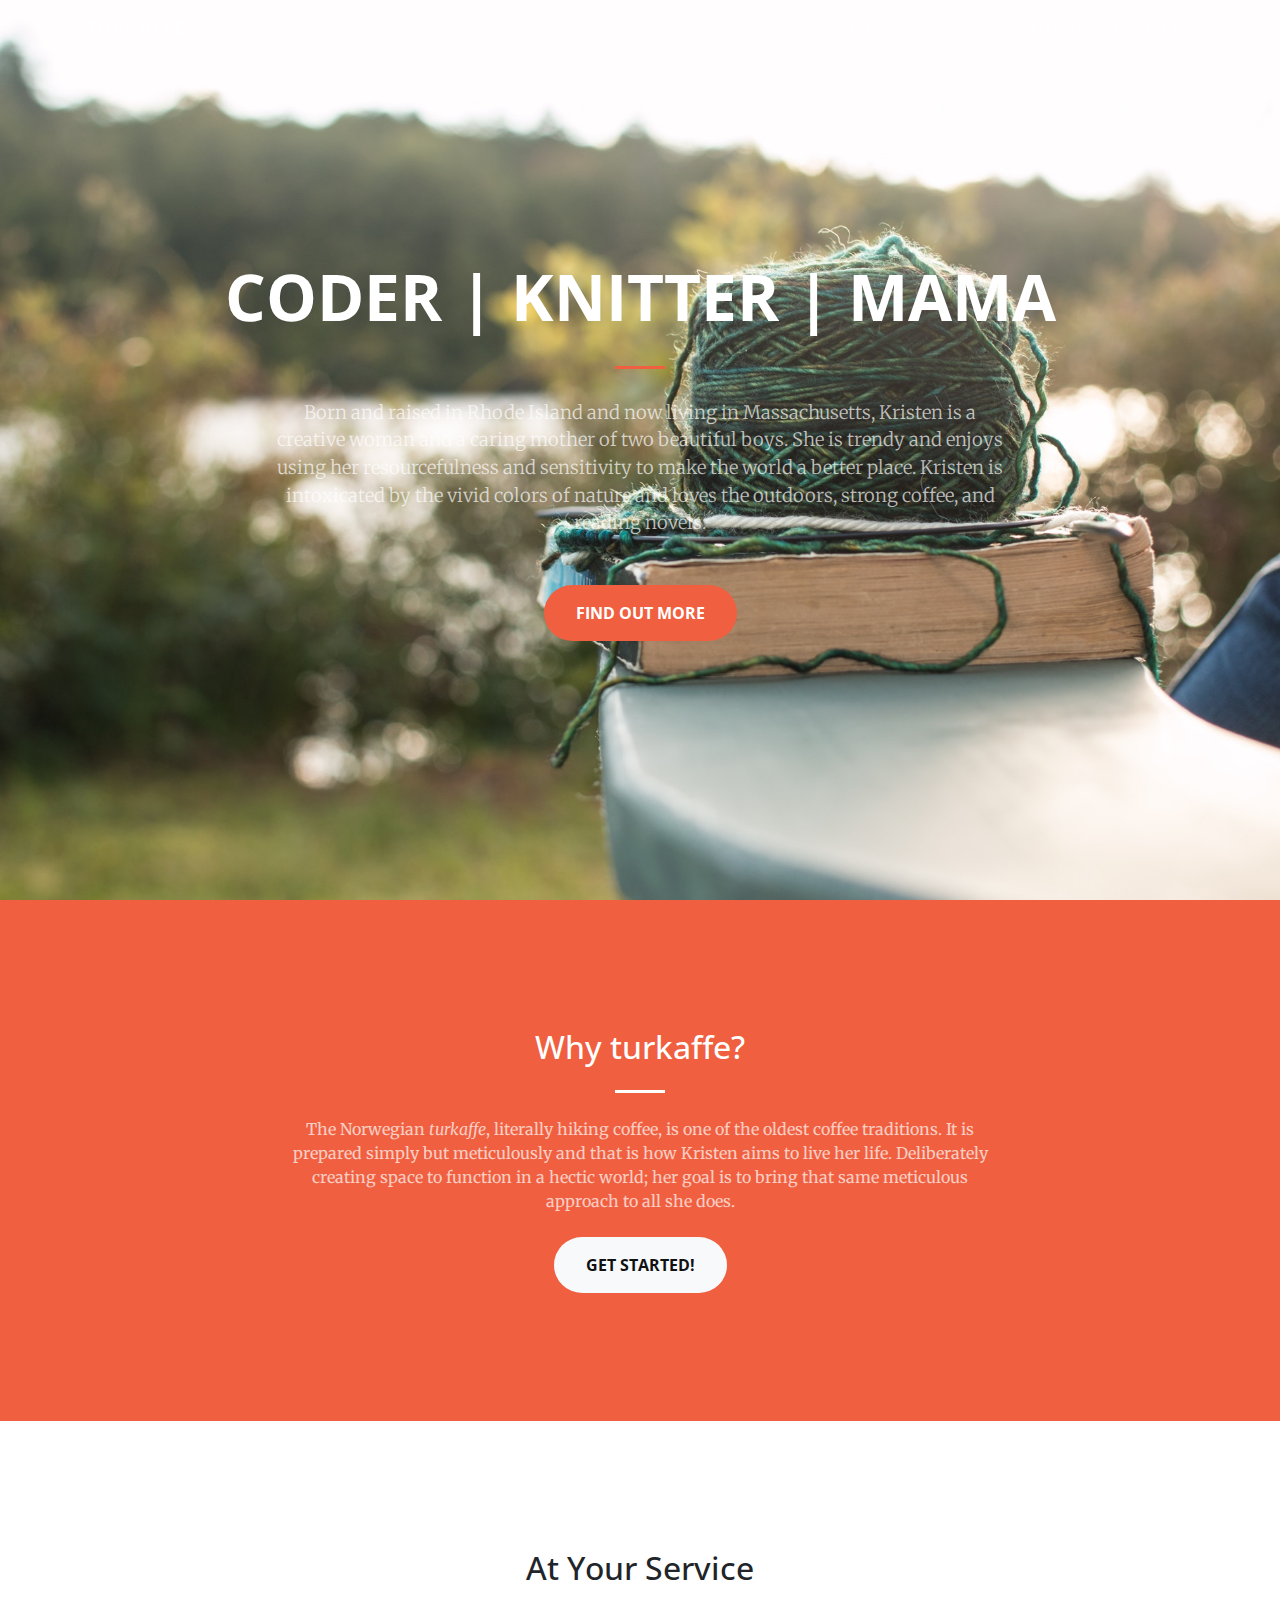
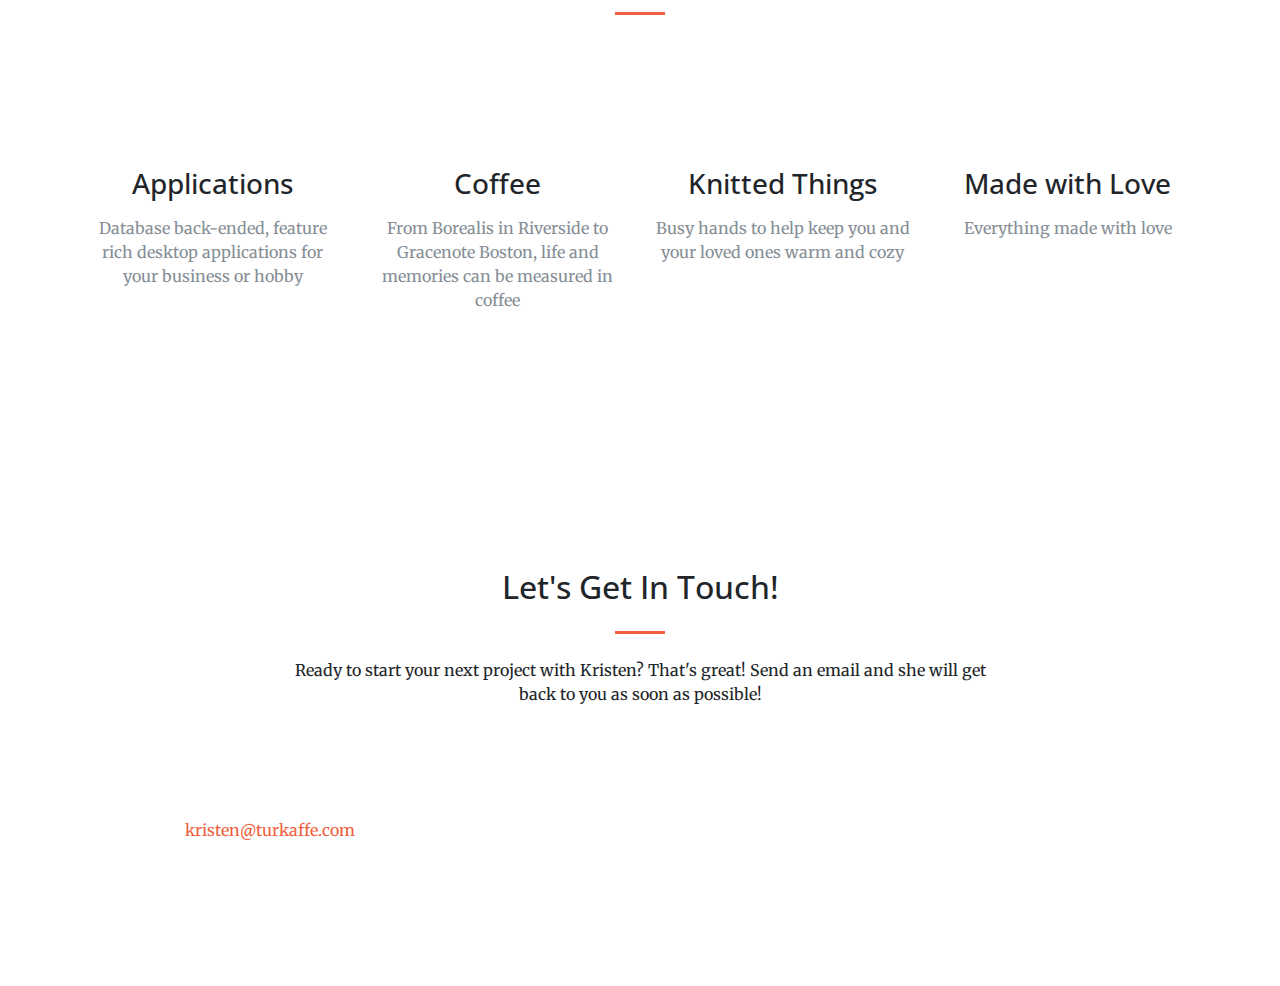
<file: index.html>
<!DOCTYPE html>
<html lang="en">

  <head>

    <meta charset="utf-8">
    <meta name="viewport" content="width=device-width, initial-scale=1, shrink-to-fit=no">
    <meta name="description" content="">
    <meta name="author" content="">

    <title>coder|knitter|mama</title>

    <!-- Bootstrap core CSS -->
    <link href="vendor/bootstrap/css/bootstrap.min.css" rel="stylesheet">

    <!-- Custom fonts for this template -->
    <link href="vendor/font-awesome/css/font-awesome.min.css" rel="stylesheet" type="text/css">
    <link href='https://fonts.googleapis.com/css?family=Open+Sans:300italic,400italic,600italic,700italic,800italic,400,300,600,700,800' rel='stylesheet' type='text/css'>
    <link href='https://fonts.googleapis.com/css?family=Merriweather:400,300,300italic,400italic,700,700italic,900,900italic' rel='stylesheet' type='text/css'>

    <!-- Plugin CSS -->
    <link href="vendor/magnific-popup/magnific-popup.css" rel="stylesheet">

    <!-- Custom styles for this template -->
    <link href="css/creative.min.css" rel="stylesheet">

  </head>

  <body id="page-top">

    <!-- Navigation -->
    <nav class="navbar navbar-expand-lg navbar-light fixed-top" id="mainNav">
      <div class="container">
        <a class="navbar-brand js-scroll-trigger" href="#page-top">TURKAFFE</a>
        <button class="navbar-toggler navbar-toggler-right" type="button" data-toggle="collapse" data-target="#navbarResponsive" aria-controls="navbarResponsive" aria-expanded="false" aria-label="Toggle navigation">
          <span class="navbar-toggler-icon"></span>
        </button>
        <div class="collapse navbar-collapse" id="navbarResponsive">
          <ul class="navbar-nav ml-auto">
            <li class="nav-item">
              <a class="nav-link js-scroll-trigger" href="#about">About</a>
            </li>
            <li class="nav-item">
              <a class="nav-link js-scroll-trigger" href="#services">Services</a>
            </li>
            <li class="nav-item">
              <a class="nav-link js-scroll-trigger" href="#portfolio">Portfolio</a>
            </li>
            <li class="nav-item">
              <a class="nav-link js-scroll-trigger" href="#contact">Contact</a>
            </li>
          </ul>
        </div>
      </div>
    </nav>

    <header class="masthead text-center text-white d-flex">
      <div class="container my-auto">
        <div class="row">
          <div class="col-lg-10 mx-auto">
            <h1 class="text-uppercase">
              <strong> coder | knitter | mama</strong>
            </h1>
            <hr>
          </div>
          <div class="col-lg-8 mx-auto">
            <p class="text-faded mb-5">Born and raised in Rhode Island and now living in Massachusetts, Kristen is a creative woman and a caring mother of two beautiful boys. She is trendy and enjoys using her resourcefulness and sensitivity to make the world a better place. Kristen is intoxicated by the vivid colors of nature and loves the outdoors, strong coffee, and reading novels.</p>
            <a class="btn btn-primary btn-xl js-scroll-trigger" href="#about">Find Out More</a>
          </div>
        </div>
      </div>
    </header>

    <section class="bg-primary" id="about">
      <div class="container">
        <div class="row">
          <div class="col-lg-8 mx-auto text-center">
            <h2 class="section-heading text-white">Why turkaffe?</h2>
            <hr class="light my-4"> 
            <p class="text-faded mb-4">The Norwegian <i>turkaffe</i>, literally hiking coffee, is one of the oldest coffee traditions. It is prepared simply but meticulously and that is how Kristen aims to live her life. Deliberately creating space to function in a hectic world; her goal is to bring that same meticulous approach to all she does.</p>
            <a class="btn btn-light btn-xl js-scroll-trigger" href="#services">Get Started!</a>
          </div>
        </div>
      </div>
    </section>

    <section id="services">
      <div class="container">
        <div class="row">
          <div class="col-lg-12 text-center">
            <h2 class="section-heading">At Your Service</h2>
            <hr class="my-4">
          </div>
        </div>
      </div>
      <div class="container">
        <div class="row">
          <div class="col-lg-3 col-md-6 text-center">
            <div class="service-box mt-5 mx-auto">
              <i class="fa fa-4x fa-code text-primary mb-3 sr-icons"></i>
              <h3 class="mb-3">Applications</h3>
              <p class="text-muted mb-0">Database back-ended, feature rich desktop applications for your business or hobby</p>
            </div>
          </div>
          <div class="col-lg-3 col-md-6 text-center">
            <div class="service-box mt-5 mx-auto">
              <i class="fa fa-4x fa-coffee text-primary mb-3 sr-icons"></i>
              <h3 class="mb-3">Coffee</h3>
              <p class="text-muted mb-0">From Borealis in Riverside to Gracenote Boston, life and memories can be measured in coffee</p>
            </div>
          </div>
          <div class="col-lg-3 col-md-6 text-center">
            <div class="service-box mt-5 mx-auto">
              <i class="fa fa-4x fa-gift text-primary mb-3 sr-icons"></i>
              <h3 class="mb-3">Knitted Things</h3>
              <p class="text-muted mb-0">Busy hands to help keep you and your loved ones warm and cozy</p>
            </div>
          </div>
          <div class="col-lg-3 col-md-6 text-center">
            <div class="service-box mt-5 mx-auto">
              <i class="fa fa-4x fa-heart text-primary mb-3 sr-icons"></i>
              <h3 class="mb-3">Made with Love</h3>
              <p class="text-muted mb-0">Everything made with love</p>
            </div>
          </div>
        </div>
      </div>
    </section>
<!--
    <section class="p-0" id="portfolio">
      <div class="container-fluid p-0">
        <div class="row no-gutters popup-gallery">
          <div class="col-lg-4 col-sm-6">
            <a class="portfolio-box" href="img/portfolio/fullsize/1.jpg">
              <img class="img-fluid" src="img/portfolio/thumbnails/1.jpg" alt="">
              <div class="portfolio-box-caption">
                <div class="portfolio-box-caption-content">
                  <div class="project-category text-faded">
                    Planning
                  </div>
                  <div class="project-name">
                    Lists of lists of lists
                  </div>
                </div>
              </div>
            </a>
          </div>
          <div class="col-lg-4 col-sm-6">
            <a class="portfolio-box" href="img/portfolio/fullsize/2.jpg">
              <img class="img-fluid" src="img/portfolio/thumbnails/2.jpg" alt="">
              <div class="portfolio-box-caption">
                <div class="portfolio-box-caption-content">
                  <div class="project-category text-faded">
                    Coffee
                  </div>
                  <div class="project-name">
                    Soothes my soul
                  </div>
                </div>
              </div>
            </a>
          </div>
          <div class="col-lg-4 col-sm-6">
            <a class="portfolio-box" href="img/portfolio/thumbnails/3.jpg">
              <img class="img-fluid" src="img/portfolio/thumbnails/3.jpg" alt="">
              <div class="portfolio-box-caption">
                <div class="portfolio-box-caption-content">
                  <div class="project-category text-faded">
                    Knitted Things
                  </div>
                  <div class="project-name">
                    Warm and Cozy
                  </div>
                </div>
              </div>
            </a>
          </div>
          <div class="col-lg-4 col-sm-6">
            <a class="portfolio-box" href="categories.html">
              <img class="img-fluid" src="img/portfolio/thumbnails/4.jpg" alt="">
              <div class="portfolio-box-caption">
                <div class="portfolio-box-caption-content">
                  <div class="project-category text-faded">
                    Food
                  </div>
                  <div class="project-name">
                    Fuel for our bodies
                  </div>
                </div>
              </div>
            </a>
          </div>
          <div class="col-lg-4 col-sm-6">
            <a class="portfolio-box" href="img/portfolio/fullsize/5.jpg">
              <img class="img-fluid" src="img/portfolio/thumbnails/5.jpg" alt="">
              <div class="portfolio-box-caption">
                <div class="portfolio-box-caption-content">
                  <div class="project-category text-faded">
                    Nature
                  </div>
                  <div class="project-name">
                    Hikes to clear my head
                  </div>
                </div>
              </div>
            </a>
          </div>
          <div class="col-lg-4 col-sm-6">
            <a class="portfolio-box" href="img/portfolio/fullsize/6.jpg">
              <img class="img-fluid" src="img/portfolio/thumbnails/6.jpg" alt="">
              <div class="portfolio-box-caption">
                <div class="portfolio-box-caption-content">
                  <div class="project-category text-faded">
                    Code
                  </div>
                  <div class="project-name">
                    Work I love
                  </div>
                </div>
              </div>
            </a>
          </div>
        </div>
      </div>
    </section>
-->
<!--
    <section class="bg-dark text-white">
      <div class="container text-center">
        <h2 class="mb-4">Some delicous recipes</h2>
        <a class="btn btn-light btn-xl sr-button" href="categories.html">Let's go see!</a>
      </div>
    </section>
		  
		      <section class="bg-dark text-white">
      <div class="container text-center">
        <h2 class="mb-4">Kind thoughts for yourself</h2>
           <a class="twitter-timeline"  href="https://twitter.com/hashtag/onemomentofselfbelief" data-widget-id="953652597600157696">#onemomentofselfbelief Tweets</a>
            <script>!function(d,s,id){var js,fjs=d.getElementsByTagName(s)[0],p=/^http:/.test(d.location)?'http':'https';if(!d.getElementById(id)){js=d.createElement(s);js.id=id;js.src=p+"://platform.twitter.com/widgets.js";fjs.parentNode.insertBefore(js,fjs);}}(document,"script","twitter-wjs");</script>       
      </div>
    </section>-->

    <section id="contact">
      <div class="container">
        <div class="row">
          <div class="col-lg-8 mx-auto text-center">
            <h2 class="section-heading">Let's Get In Touch!</h2>
            <hr class="my-4">
            <p class="mb-5">Ready to start your next project with Kristen? That's great! Send an email and she will get back to you as soon as possible!</p>
          </div>
        </div>
       <!-- <div class="row">
          <div class="col-lg-4 ml-auto text-center">
            <i class="fa fa-phone fa-3x mb-3 sr-contact"></i>
            <p>401-753-8081</p>
          </div> -->
          <div class="col-lg-4 mr-auto text-center">
            <i class="fa fa-envelope-o fa-3x mb-3 sr-contact"></i>
            <p>
              <a href="mailto:your-email@your-domain.com">kristen@turkaffe.com</a>
            </p>
          </div>
        </div> 
      </div>
    </section>

    <!-- Bootstrap core JavaScript -->
    <script src="vendor/jquery/jquery.min.js"></script>
    <script src="vendor/bootstrap/js/bootstrap.bundle.min.js"></script>

    <!-- Plugin JavaScript -->
    <script src="vendor/jquery-easing/jquery.easing.min.js"></script>
    <script src="vendor/scrollreveal/scrollreveal.min.js"></script>
    <script src="vendor/magnific-popup/jquery.magnific-popup.min.js"></script>

    <!-- Custom scripts for this template -->
    <script src="js/creative.min.js"></script>

  </body>

</html>
</file>
<file: css/creative.min.css>
/*!
 * Start Bootstrap - Creative v4.0.0-beta.2 (https://startbootstrap.com/template-overviews/creative)
 * Copyright 2013-2017 Start Bootstrap
 * Licensed under MIT (https://github.com/BlackrockDigital/startbootstrap-creative/blob/master/LICENSE)
 */body,html{width:100%;height:100%}
 body{font-family:Merriweather,'Helvetica Neue',Arial,sans-serif}
 hr{max-width:50px;border-width:3px;border-color:#f05f40}
 hr.light{border-color:#fff}
 a{color:#f05f40;-webkit-transition:all .2s;-moz-transition:all .2s;transition:all .2s}
 a:hover{color:#f05f40}h1,h2,h3,h4,h5,h6{font-family:'Open Sans','Helvetica Neue',Arial,sans-serif}
 .bg-primary{background-color:#f05f40!important}
 .bg-dark{background-color:#212529!important}
 .text-faded{color:rgba(255,255,255,.7)}
 section{padding:8rem 0}
 .section-heading{margin-top:0}::-moz-selection{color:#fff;background:#212529;text-shadow:none}
 ::selection{color:#fff;background:#212529;text-shadow:none}
 img::selection{color:#fff;background:0 0}
 img::-moz-selection{color:#fff;background:0 0}
 body{-webkit-tap-highlight-color:#212529}

 #mainNav{border-bottom:1px solid rgba(33,37,41,.1);
 	/*background-color:#fff;*/
 	font-family:'Open Sans','Helvetica Neue',Arial,sans-serif;
 	-webkit-transition:all .2s;
 	-moz-transition:all .2s;
 	transition:all .2s}
 #mainNav .navbar-brand{font-weight:700;text-transform:uppercase;color:#f05f40;font-family:'Open Sans','Helvetica Neue',Arial,sans-serif}
 #mainNav .navbar-brand:focus,#mainNav .navbar-brand:hover{color:#f05f40}
 #mainNav .navbar-nav>li.nav-item>a.nav-link,#mainNav .navbar-nav>li.nav-item>a.nav-link:focus{font-size:.9rem;font-weight:700;text-transform:uppercase;color:#212529}
 #mainNav .navbar-nav>li.nav-item>a.nav-link:focus:hover,#mainNav .navbar-nav>li.nav-item>a.nav-link:hover{color:#f05f40}
 #mainNav .navbar-nav>li.nav-item>a.nav-link.active,#mainNav .navbar-nav>li.nav-item>a.nav-link:focus.active{color:#f05f40!important;background-color:transparent}
 #mainNav .navbar-nav>li.nav-item>a.nav-link.active:hover,#mainNav .navbar-nav>li.nav-item>a.nav-link:focus.active:hover{background-color:transparent}
 @media (min-width:992px){#mainNav{border-color:transparent;background-color:transparent}
 #mainNav .navbar-brand{color:rgba(255,255,255,.7)}
 #mainNav .navbar-brand:focus,#mainNav .navbar-brand:hover{color:#fff}
 #mainNav .navbar-nav>li.nav-item>a.nav-link{padding:.5rem 1rem}
 #mainNav .navbar-nav>li.nav-item>a.nav-link,#mainNav .navbar-nav>li.nav-item>a.nav-link:focus{color:rgba(255,255,255,.7)}
 #mainNav .navbar-nav>li.nav-item>a.nav-link:focus:hover,#mainNav .navbar-nav>li.nav-item>a.nav-link:hover{color:#fff}

 #mainNav.navbar-shrink{border-bottom:1px solid rgba(33,37,41,.1);background-color:#fff}#mainNav.navbar-shrink .navbar-brand{color:#f05f40}#mainNav.navbar-shrink .navbar-brand:focus,#mainNav.navbar-shrink .navbar-brand:hover{color:#f05f40}#mainNav.navbar-shrink .navbar-nav>li.nav-item>a.nav-link,#mainNav.navbar-shrink .navbar-nav>li.nav-item>a.nav-link:focus{color:#212529}#mainNav.navbar-shrink .navbar-nav>li.nav-item>a.nav-link:focus:hover,#mainNav.navbar-shrink .navbar-nav>li.nav-item>a.nav-link:hover{color:#f05f40}}header.masthead{padding-top:10rem;padding-bottom:calc(10rem - 56px);background-image:url(../img/header.jpg);background-position:center center;-webkit-background-size:cover;-moz-background-size:cover;-o-background-size:cover;background-size:cover}header.masthead hr{margin-top:30px;margin-bottom:30px}header.masthead h1{font-size:2rem}header.masthead p{font-weight:300}@media (min-width:768px){header.masthead p{font-size:1.15rem}}@media (min-width:992px){header.masthead{height:100vh;min-height:650px;padding-top:0;padding-bottom:0}header.masthead h1{font-size:3rem}}@media (min-width:1200px){header.masthead h1{font-size:4rem}}.service-box{max-width:400px}.portfolio-box{position:relative;display:block;max-width:650px;margin:0 auto}.portfolio-box .portfolio-box-caption{position:absolute;bottom:0;display:block;width:100%;height:100%;text-align:center;opacity:0;color:#fff;background:rgba(240,95,64,.9);-webkit-transition:all .2s;-moz-transition:all .2s;transition:all .2s}.portfolio-box .portfolio-box-caption .portfolio-box-caption-content{position:absolute;top:50%;width:100%;transform:translateY(-50%);text-align:center}.portfolio-box .portfolio-box-caption .portfolio-box-caption-content .project-category,.portfolio-box .portfolio-box-caption .portfolio-box-caption-content .project-name{padding:0 15px;font-family:'Open Sans','Helvetica Neue',Arial,sans-serif}.portfolio-box .portfolio-box-caption .portfolio-box-caption-content .project-category{font-size:14px;font-weight:600;text-transform:uppercase}.portfolio-box .portfolio-box-caption .portfolio-box-caption-content .project-name{font-size:18px}.portfolio-box:hover .portfolio-box-caption{opacity:1}.portfolio-box:focus{outline:0}@media (min-width:768px){.portfolio-box .portfolio-box-caption .portfolio-box-caption-content .project-category{font-size:16px}.portfolio-box .portfolio-box-caption .portfolio-box-caption-content .project-name{font-size:22px}}.text-primary{color:#f05f40!important}.btn{font-weight:700;text-transform:uppercase;border:none;border-radius:300px;font-family:'Open Sans','Helvetica Neue',Arial,sans-serif}.btn-xl{padding:1rem 2rem}.btn-primary{background-color:#f05f40;border-color:#f05f40}.btn-primary:active,.btn-primary:focus,.btn-primary:hover{color:#fff;background-color:#ee4b28!important}.btn-primary:active,.btn-primary:focus{box-shadow:0 0 0 .2rem rgba(240,95,64,.5)!important}
</file>
